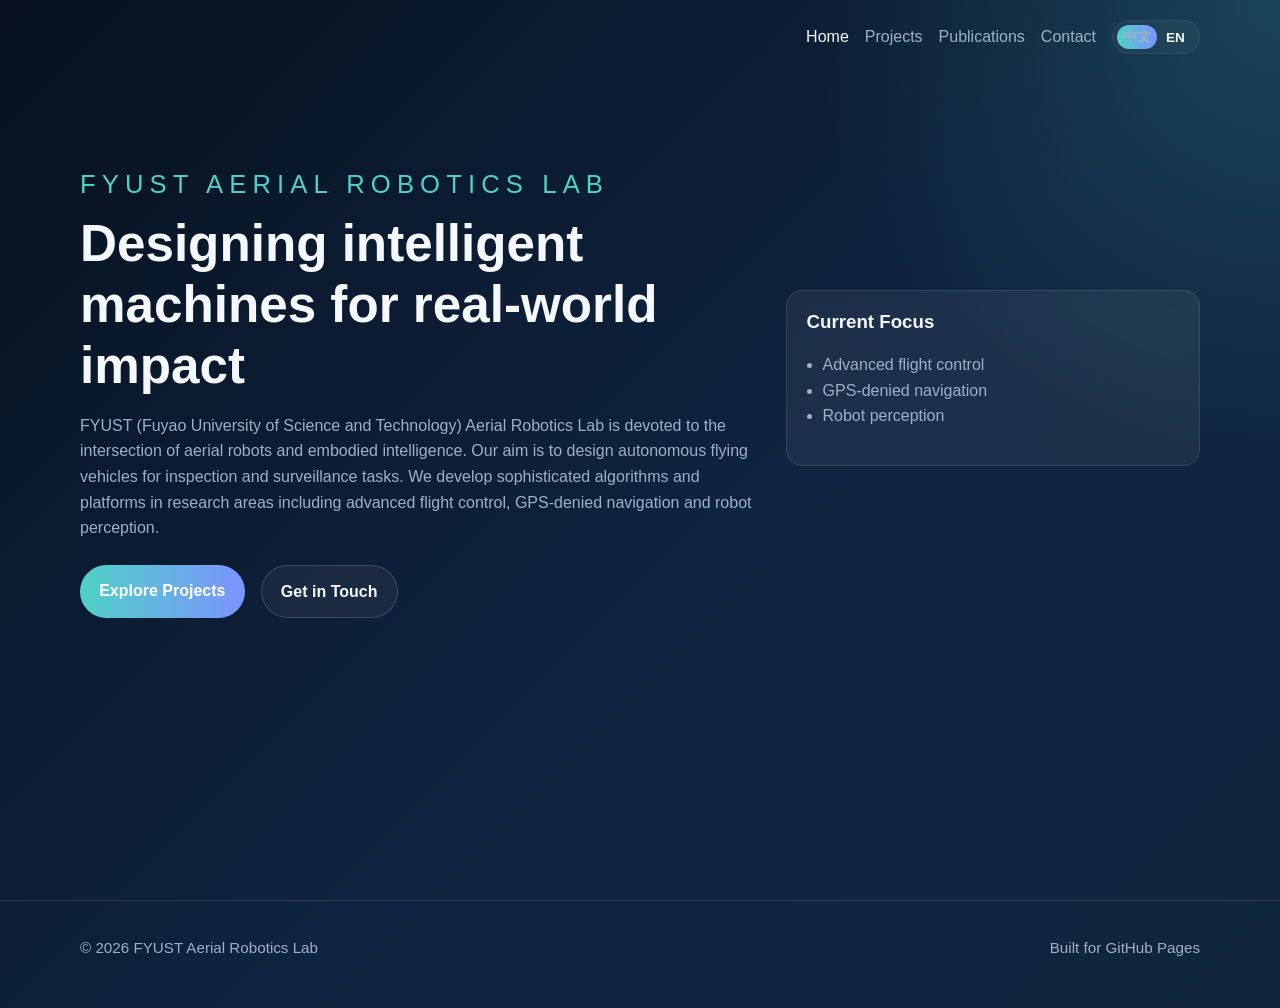
<file: index.html>
<!DOCTYPE html>
<html lang="en">
  <head>
    <meta charset="UTF-8" />
    <meta name="viewport" content="width=device-width, initial-scale=1.0" />
    <meta
      name="description"
      content="FYUST Aerial Robotics Lab website showcasing research, projects, and team activities."
    />
    <title>Home | FYUST Aerial Robotics Lab</title>
    <link rel="stylesheet" href="styles.css" />
  </head>
  <body>
    <header class="hero">
      <nav class="nav container">
        <a href="index.html" class="brand"></a>
        <div class="nav-links">
          <a href="index.html" class="active" data-en="index.html" data-zh="index.html">Home</a>
          <a href="projects.html" data-en="projects.html" data-zh="zh/projects.html">Projects</a>
          <a href="publications.html" data-en="publications.html" data-zh="zh/publications.html">Publications</a>
          <a href="contact.html" data-en="contact.html" data-zh="zh/contact.html">Contact</a>
          <button id="lang-switch" class="lang-toggle" aria-label="Switch language" aria-pressed="false">
            <span class="lang-option lang-zh">中文</span>
            <span class="lang-option lang-en">EN</span>
            <span class="lang-knob" aria-hidden="true"></span>
          </button>
        </div>
      </nav>

      <div class="container hero-content" id="top">
        <div>
          <p class="eyebrow-large" data-i18n="eyebrow">FYUST Aerial Robotics Lab</p>
          <h1 data-i18n="heroTitle">Designing intelligent machines for real-world impact.</h1>
          <p class="hero-text" data-i18n="heroText">
          FYUST (Fuyao University of Science and Technology) Aerial Robotics Lab is devoted to the intersection of aerial robots and embodied intelligence. Our aim 
          is to design autonomous flying vehicles for inspection and surveillance tasks. We develop sophisticated algorithms 
          and platforms in research areas including advanced flight control, GPS-denied navigation and robot perception.
          </p>
          <div class="hero-actions">
            <a class="btn btn-primary" href="projects.html" data-i18n="btnExplore" data-en="projects.html" data-zh="zh/projects.html">Explore Projects</a>
            <a class="btn btn-secondary" href="contact.html" data-i18n="btnContact" data-en="contact.html" data-zh="zh/contact.html">Get in Touch</a>
          </div>
        </div>
        <div class="hero-card">
          <h3 data-i18n="heroCardTitle">Current Focus</h3>
          <ul>
            <li data-i18n="focus1">Advanced flight control</li>
            <li data-i18n="focus2">GPS-denied navigation</li>
            <li data-i18n="focus3">Robot perception</li>
          </ul>
        </div>
      </div>
    </header>

    <!--
    <main>
      <section class="section container">
        <div class="section-heading">
          <p class="eyebrow">About the Lab</p>
        </div>
        <p class="section-text">
          The FYUST Aerial Robotics Lab is devoted to the intersection of aerial robots and embodied intelligence. Our aim 
          is to design autonomous flying vehicles for inspection and surveillance tasks. We develop sophisticated algorithms 
          and platforms in research areas including advanced flight control, GPS-denied navigation and perception.
        </p>
      </section>

      <section class="section section-alt">
        <div class="container">
          <div class="section-heading">
            <p class="eyebrow">Research Areas</p>
            <h2>What we study</h2>
          </div>
          <div class="card-grid">
            <article class="card">
              <h3>Autonomous Systems</h3>
              <p>Navigation, localization, and planning for mobile robots operating in dynamic environments.</p>
            </article>
            <article class="card">
              <h3>Computer Vision</h3>
              <p>Scene understanding, object recognition, and vision-based control for real-time applications.</p>
            </article>
            <article class="card">
              <h3>Human-Robot Interaction</h3>
              <p>Safe and intuitive interfaces that support collaboration between people and machines.</p>
            </article>
          </div>
        </div>
      </section>
    </main>
    -->


    <footer class="footer">
      <div class="container footer-content">
        <p>© 2026 FYUST Aerial Robotics Lab</p>
        <p>Built for GitHub Pages</p>
      </div>
    </footer>

    <script src="script.js"></script>
  </body>
</html>
</file>
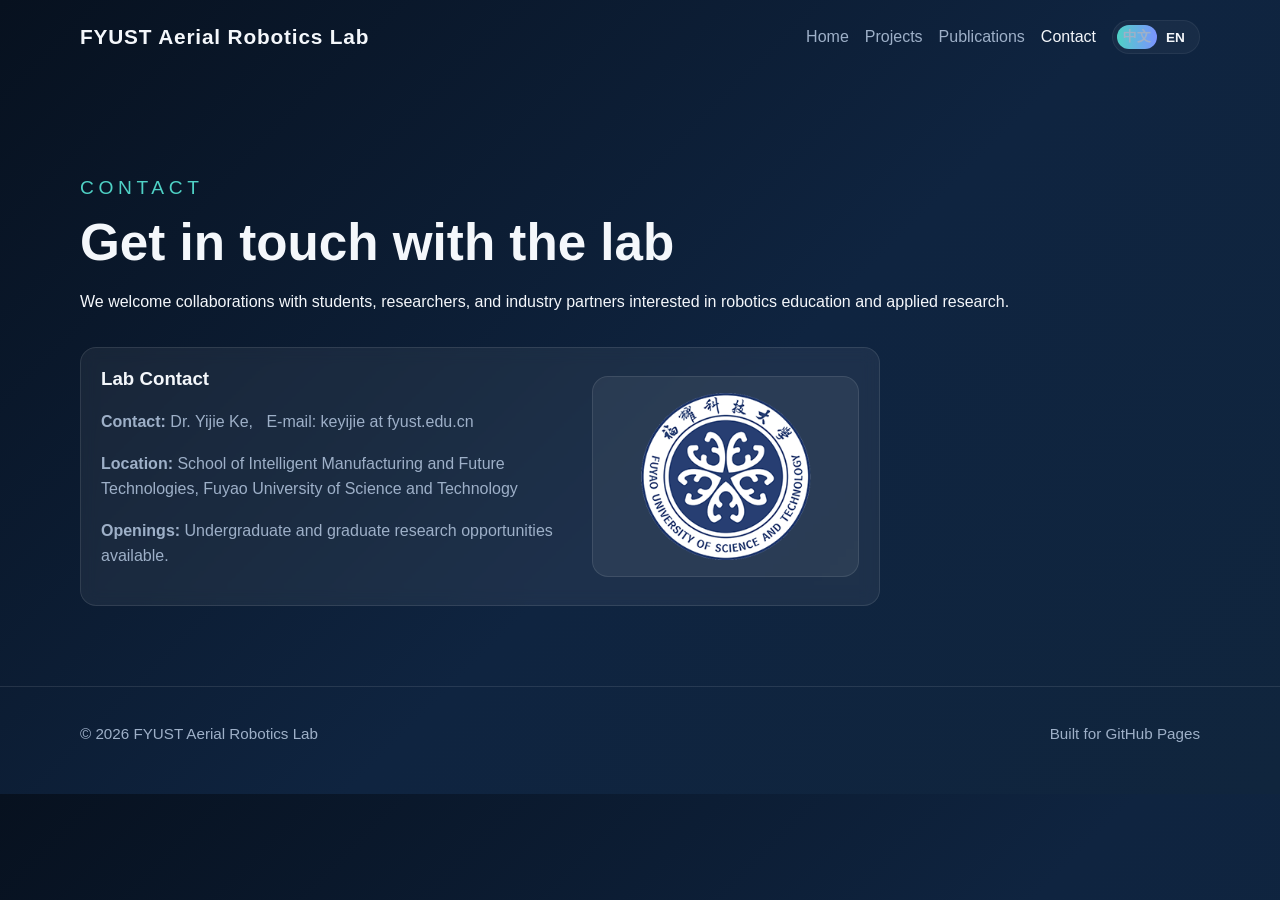
<file: contact.html>
<!DOCTYPE html>
<html lang="en">
  <head>
    <meta charset="UTF-8" />
    <meta name="viewport" content="width=device-width, initial-scale=1.0" />
    <title>Contact | FYUST Aerial Robotics Lab</title>
    <link rel="stylesheet" href="styles.css" />
  </head>
  <body>
    <header class="site-header">
      <nav class="nav container">
        <a href="index.html" class="brand">FYUST Aerial Robotics Lab</a>
        <div class="nav-links">
          <a href="index.html">Home</a>
          <a href="projects.html">Projects</a>
          <a href="publications.html">Publications</a>
          <a href="contact.html" class="active">Contact</a>
          <button id="lang-switch" class="lang-toggle" aria-label="Switch language" aria-pressed="false" data-en-href="contact.html" data-zh-href="zh/contact.html">
            <span class="lang-option lang-zh">中文</span>
            <span class="lang-option lang-en">EN</span>
            <span class="lang-knob" aria-hidden="true"></span>
          </button>
        </div>
      </nav>
    </header>

    <main class="page-content container">
      <section class="page-intro">
        <p class="eyebrow">Contact</p>
        <h1>Get in touch with the lab</h1>
        <p>
          We welcome collaborations with students, researchers, and industry partners interested in
          robotics education and applied research.
        </p>
      </section>

      <section class="card contact-card">
        <div class="contact-layout">
          <div class="contact-info">
            <h3>Lab Contact</h3>
            <p><strong>Contact:</strong> Dr. Yijie Ke, &nbsp  E-mail: keyijie at fyust.edu.cn</p>
            <p><strong>Location:</strong> School of Intelligent Manufacturing and Future Technologies, Fuyao University of Science and Technology</p>
            <p><strong>Openings:</strong> Undergraduate and graduate research opportunities available.</p>
          </div>
          <figure class="logo-figure">
            <img src="assets/fyust-logo.png" alt="Fuyao University of Science and Technology logo" />
          </figure>
        </div>
      </section>
    </main>

    <footer class="footer">
      <div class="container footer-content">
        <p>© 2026 FYUST Aerial Robotics Lab</p>
        <p>Built for GitHub Pages</p>
      </div>
    </footer>

    <script src="script.js"></script>
  </body>
</html>
</file>
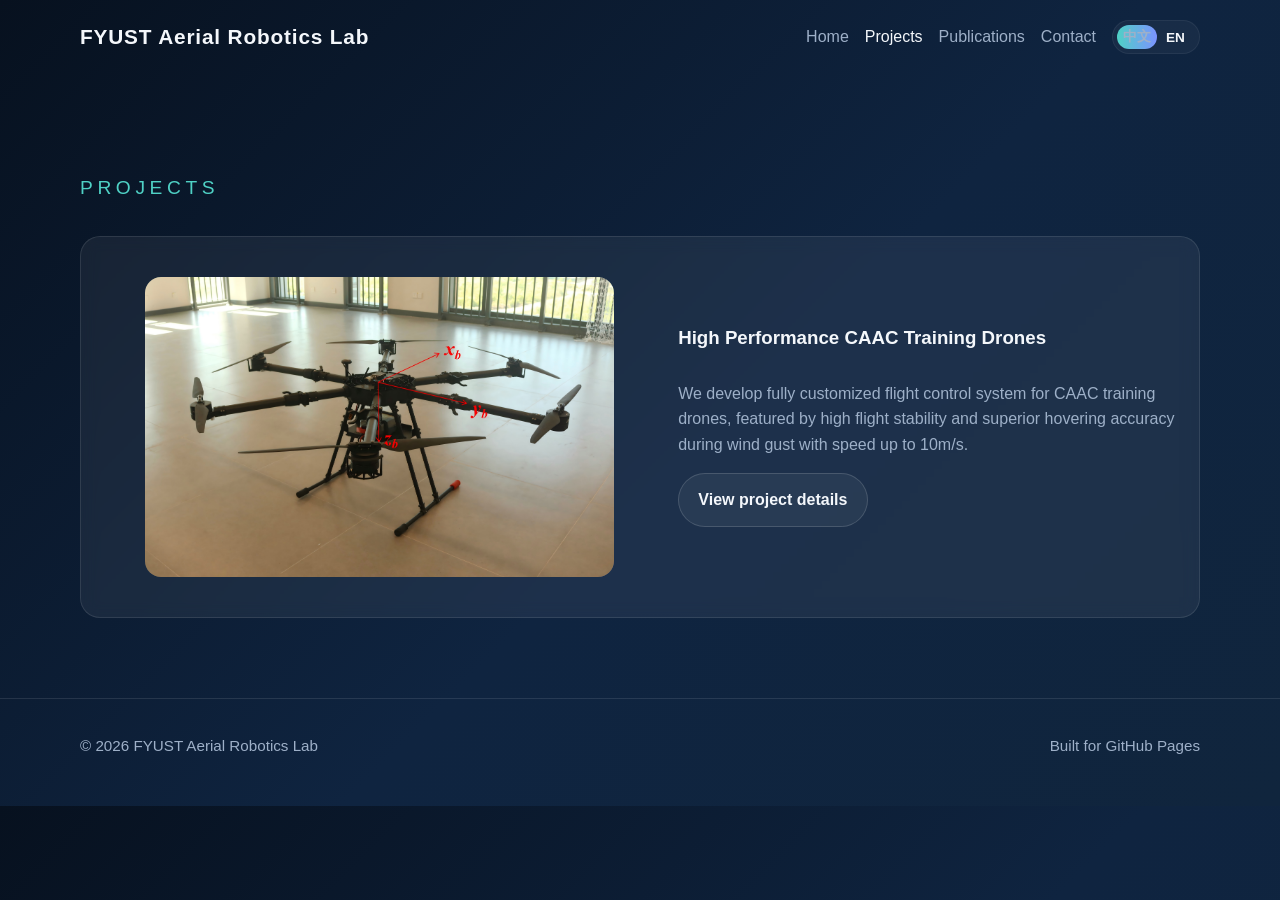
<file: projects.html>
<!DOCTYPE html>
<html lang="en">
  <head>
    <meta charset="UTF-8" />
    <meta name="viewport" content="width=device-width, initial-scale=1.0" />
    <title>Projects | FYUST Aerial Robotics Lab</title>
    <link rel="stylesheet" href="styles.css" />
  </head>
  <body>
    <header class="site-header">
      <nav class="nav container">
        <a href="index.html" class="brand">FYUST Aerial Robotics Lab</a>
        <div class="nav-links">
          <a href="index.html">Home</a>
          <a href="projects.html" class="active">Projects</a>
          <a href="publications.html">Publications</a>
          <a href="contact.html">Contact</a>
          <button id="lang-switch" class="lang-toggle" aria-label="Switch language" aria-pressed="false" data-en-href="projects.html" data-zh-href="zh/projects.html">
            <span class="lang-option lang-zh">中文</span>
            <span class="lang-option lang-en">EN</span>
            <span class="lang-knob" aria-hidden="true"></span>
          </button>
        </div>
      </nav>
    </header>

    <main class="page-content container">
      <section class="page-intro">
        <p class="eyebrow">Projects</p>
        <!--h1>Research and engineering projects</h1-->
      </section>

      <section class="projects-list">
        <article class="project-item">
          <figure class="project-media">
            <img src="assets/caac_platform.png" alt="CAAC Training Drone" />
          </figure>
          <div class="project-content">
            <h3>High Performance CAAC Training Drones</h3>
            <p> We develop fully customized flight control system for CAAC training drones, featured by high flight stability and superior
              hovering accuracy during wind gust with speed up to 10m/s. </p>
            <a class="btn btn-secondary project-link" href="projects/project-caac-drone.html">View project details</a>
          </div>
        </article>

        <!--  
        <article class="project-item reverse">
          <figure class="project-media">
            <img src="assets/manipulation-study.svg" alt="Illustration of a robotic arm assisting a person" />
          </figure>
          <div class="project-content">
            <h3>Assistive Manipulation Study</h3>
            <p>Vision-guided manipulation for human-centered assistance and everyday support tasks.</p>
            <a class="btn btn-secondary project-link" href="project-assistive-manipulation-study.html">View project details</a>
          </div>
        </article>
        -->
      </section>
    </main>

    <footer class="footer">
      <div class="container footer-content">
        <p>© 2026 FYUST Aerial Robotics Lab</p>
        <p>Built for GitHub Pages</p>
      </div>
    </footer>

    <script src="script.js"></script>
  </body>
</html>
</file>
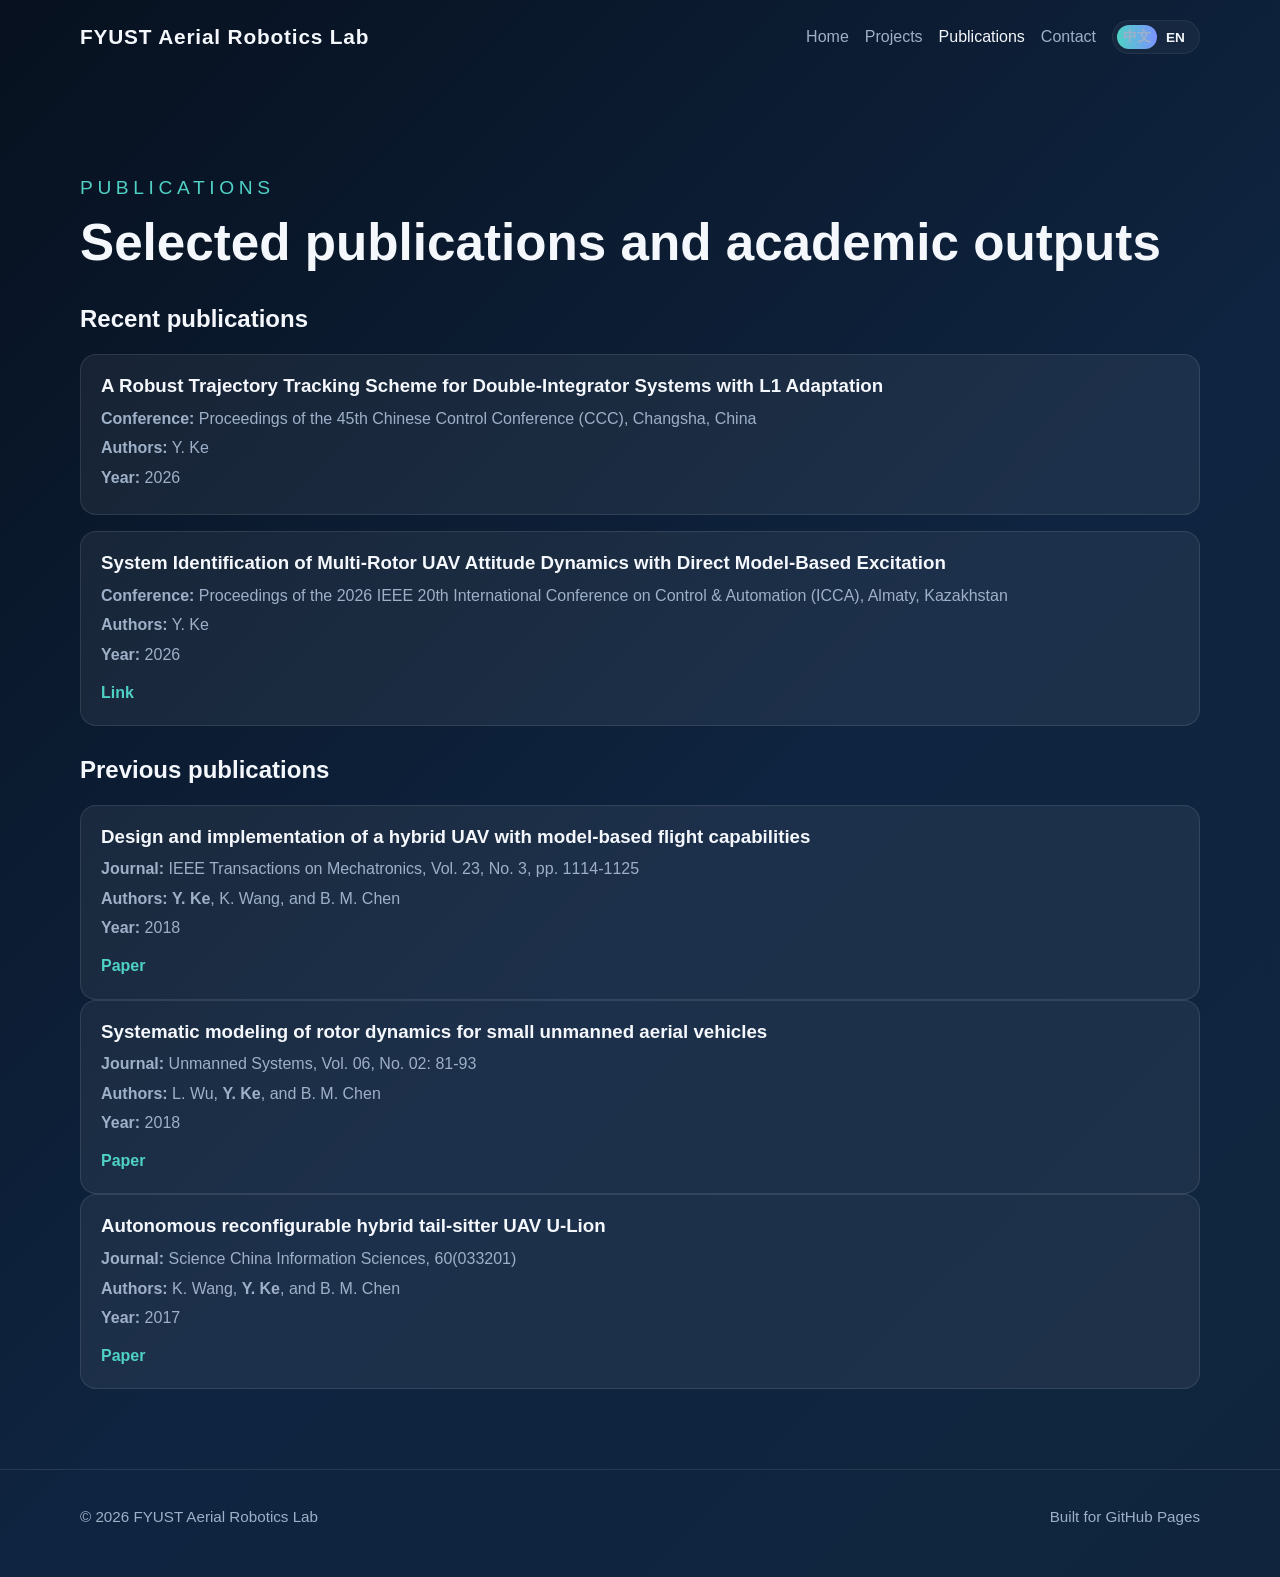
<file: publications.html>
<!DOCTYPE html>
<html lang="en">
  <head>
    <meta charset="UTF-8" />
    <meta name="viewport" content="width=device-width, initial-scale=1.0" />
    <title>Publications | FYUST Robotics Lab</title>
    <link rel="stylesheet" href="styles.css" />
  </head>
  <body>
    <header class="site-header">
      <nav class="nav container">
        <a href="index.html" class="brand">FYUST Aerial Robotics Lab</a>
        <div class="nav-links">
          <a href="index.html">Home</a>
          <a href="projects.html">Projects</a>
          <a href="publications.html" class="active">Publications</a>
          <a href="contact.html">Contact</a>
          <button id="lang-switch" class="lang-toggle" aria-label="Switch language" aria-pressed="false" data-en-href="publications.html" data-zh-href="zh/publications.html">
            <span class="lang-option lang-zh">中文</span>
            <span class="lang-option lang-en">EN</span>
            <span class="lang-knob" aria-hidden="true"></span>
          </button>
        </div>
      </nav>
    </header>

    <main class="page-content container">
      <section class="page-intro">
        <p class="eyebrow">Publications</p>
        <h1>Selected publications and academic outputs</h1>
      </section>

      <!-- Publications Section -->
      <section class="publication-list-section" aria-labelledby="publications-heading">
        <h2 id="publications-heading">Recent publications</h2>
        <div class="publication-list">
            <article class="publication-item">
            <h3>A Robust Trajectory Tracking Scheme for Double-Integrator Systems with L1 Adaptation</h3>
            <p><strong>Conference:</strong> Proceedings of the 45th Chinese Control Conference (CCC), Changsha, China</p>
            <p><strong>Authors:</strong> Y. Ke</p>
            <p><strong>Year:</strong> 2026</p>
            <!--
            <div class="publication-links">
              <a href="#" target="_blank" rel="noopener noreferrer">Paper</a>
            </div>
            -->
          </article>

          <article class="publication-item">
            <h3>System Identification of Multi-Rotor UAV Attitude Dynamics with Direct Model-Based Excitation</h3>
            <p><strong>Conference:</strong> Proceedings of the 2026 IEEE 20th International Conference on Control & Automation (ICCA), Almaty, Kazakhstan</p>
            <p><strong>Authors:</strong> Y. Ke</p>
            <p><strong>Year:</strong> 2026</p>
            <div class="publication-links">
              <a href="https://ieeexplore.ieee.org/document/11618129" target="_blank" rel="noopener noreferrer">Link</a>
            </div>
          </article>
        </div>

        <p style="margin-bottom: 30px;"></p>
        <h2 id="publications-heading">Previous publications</h2>

          <article class="publication-item">
            <h3>Design and implementation of a hybrid UAV with model-based ﬂight capabilities</h3>
            <p><strong>Journal:</strong> IEEE Transactions on Mechatronics, Vol. 23, No. 3, pp. 1114-1125</p>
            <p><strong>Authors:</strong> <b>Y. Ke</b>, K. Wang, and B. M. Chen</p>
            <p><strong>Year:</strong> 2018</p>
            <div class="publication-links">
              <a href="uploads/2018-TM.pdf" target="_blank" rel="noopener noreferrer">Paper</a>
            </div>
          </article>

          <article class="publication-item">
            <h3>Systematic modeling of rotor dynamics for small unmanned aerial vehicles</h3>
            <p><strong>Journal:</strong> Unmanned Systems, Vol. 06, No. 02: 81-93 </p>
            <p><strong>Authors:</strong> L. Wu, <b>Y. Ke</b>, and B. M. Chen</p>
            <p><strong>Year:</strong> 2018</p>
            <div class="publication-links">
              <a href="uploads/2018-US-Ke.pdf" target="_blank" rel="noopener noreferrer">Paper</a>
            </div>
          </article>

          <article class="publication-item">
            <h3>Autonomous reconﬁgurable hybrid tail-sitter UAV U-Lion</h3>
            <p><strong>Journal:</strong> Science China Information Sciences, 60(033201) </p>
            <p><strong>Authors:</strong> K. Wang, <b>Y. Ke</b>, and B. M. Chen</p>
            <p><strong>Year:</strong> 2017</p>
            <div class="publication-links">
              <a href="uploads/2017-SciCN.pdf" target="_blank" rel="noopener noreferrer">Paper</a>
            </div>
          </article>

      </section>
    </main>

    <footer class="footer">
      <div class="container footer-content">
        <p>© 2026 FYUST Aerial Robotics Lab</p>
        <p>Built for GitHub Pages</p>
      </div>
    </footer>

    <script src="script.js"></script>
  </body>
</html>
</file>
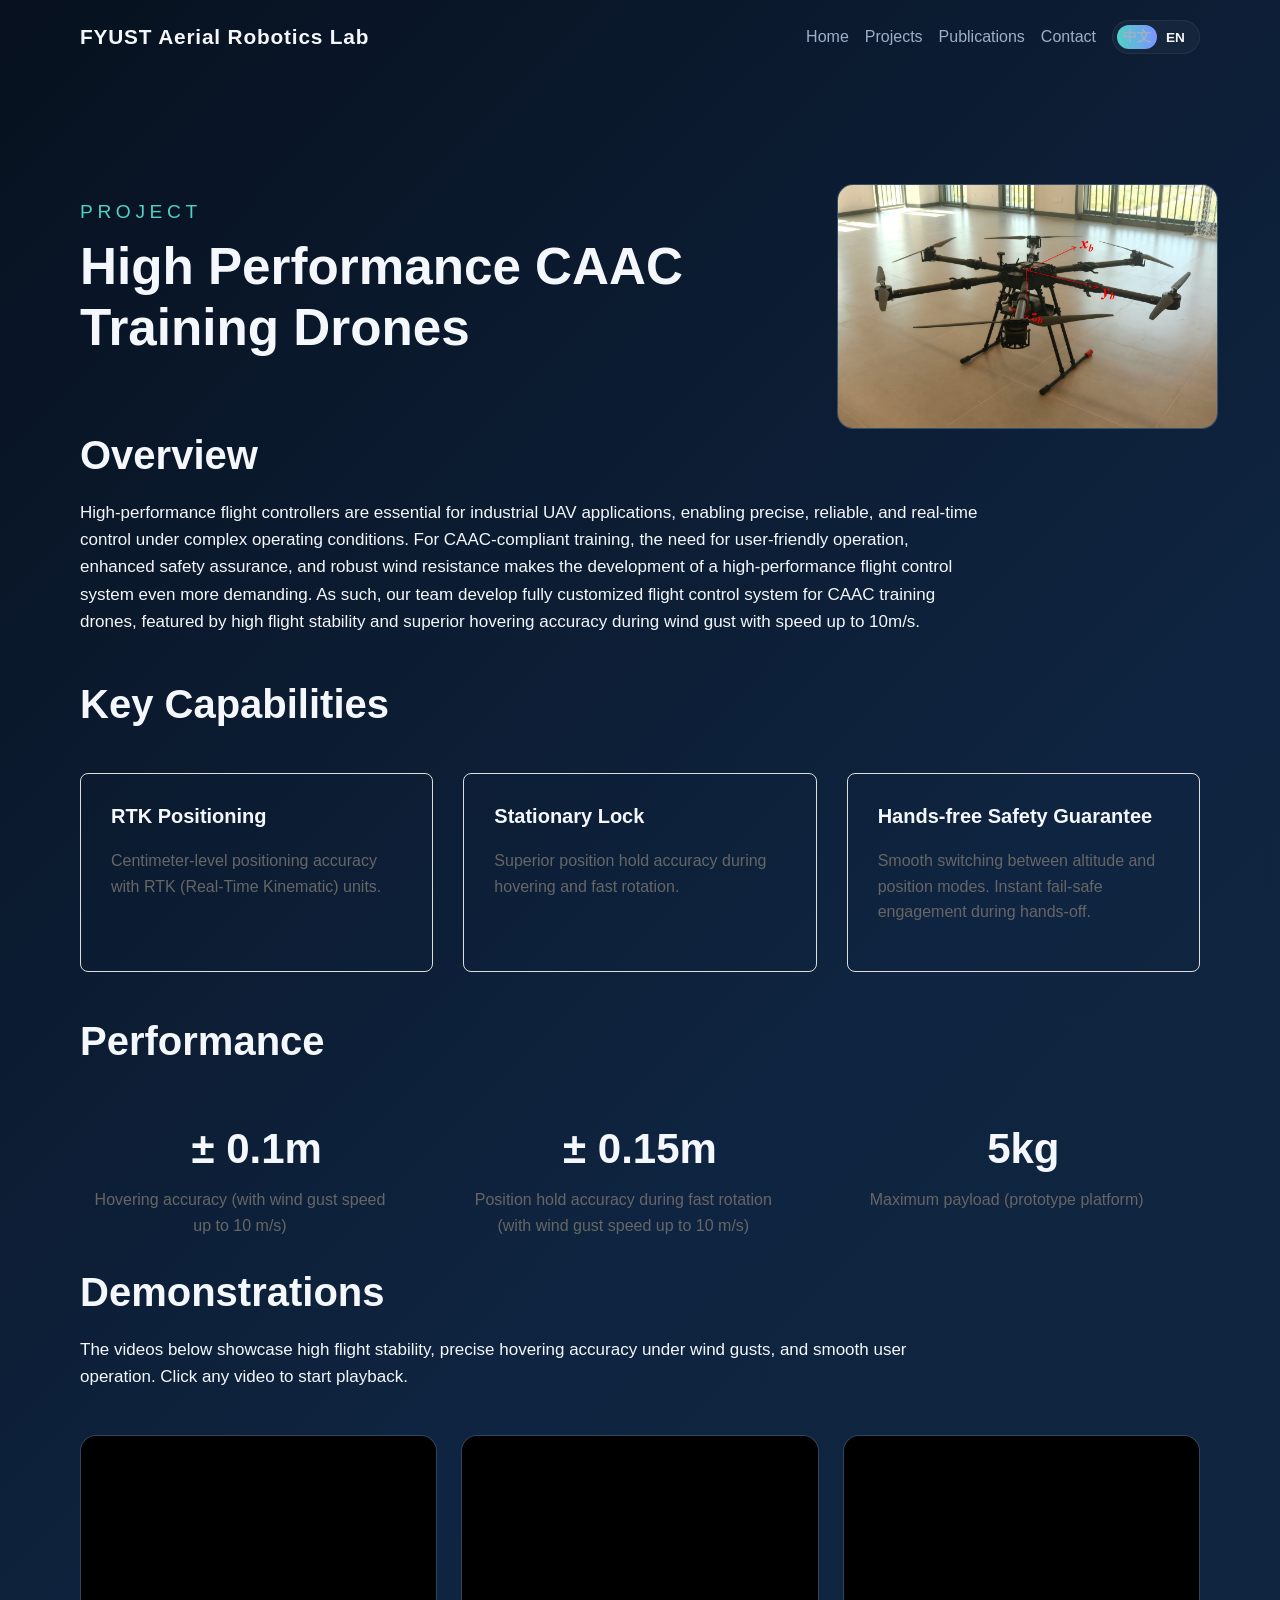
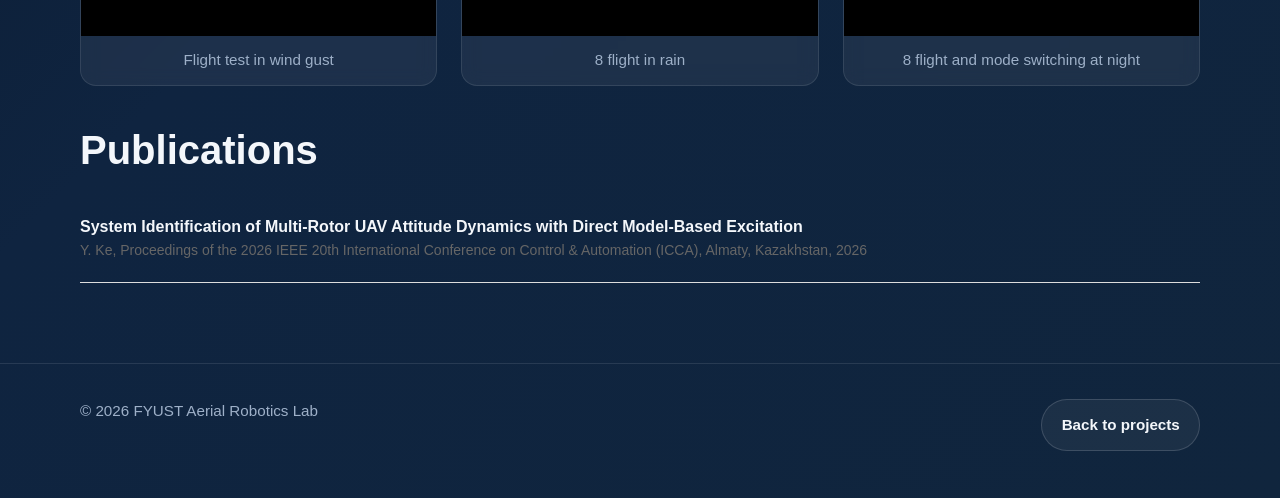
<file: projects/project-caac-drone.html>
<!DOCTYPE html>
<html lang="en">
  <head>
    <meta charset="UTF-8" />
    <meta name="viewport" content="width=device-width, initial-scale=1.0" />
    <title>High Performance CAAC Training Drones | FYUST Aerial Robotics Lab</title>
    <link rel="stylesheet" href="../styles.css" />
  </head>
  <body>
    <header class="site-header">
      <nav class="nav container">
        <a href="../index.html" class="brand">FYUST Aerial Robotics Lab</a>
        <div class="nav-links">
          <a href="../index.html">Home</a>
          <a href="../projects.html">Projects</a>
          <a href="../publications.html">Publications</a>
          <a href="../contact.html">Contact</a>
          <button id="lang-switch" class="lang-toggle" aria-label="Switch language" aria-pressed="false" data-en-href="../projects/project-caac-drone.html" data-zh-href="../zh/projects/project-caac-drone.html">
            <span class="lang-option lang-zh">中文</span>
            <span class="lang-option lang-en">EN</span>
            <span class="lang-knob" aria-hidden="true"></span>
          </button>
        </div>
      </nav>
    </header>

    <main class="page-content container">
      <section class="page-intro intro-layout">
        <div class="intro-copy">
          <p class="eyebrow">Project</p>
          <h1>High Performance CAAC Training Drones</h1>
        </div>

        <figure class="intro-product-figure">
          <img src="../assets/caac_platform.png" alt="CAAC training drone platform" />
        </figure>
      </section>

        <!--Overview section-->
        <h2 class="project-content-section-title">
            Overview
        </h2>
        <p class="project-content-section-description">
            High-performance flight controllers are essential for industrial UAV applications, 
            enabling precise, reliable, and real-time control under complex operating conditions.
            For CAAC-compliant training, the need for user-friendly operation, enhanced safety 
            assurance, and robust wind resistance makes the development of a high-performance flight 
            control system even more demanding. As such, our team develop fully customized flight control 
            system for CAAC training drones, featured by high flight stability and superior hovering 
            accuracy during wind gust with speed up to 10m/s.
        </p>

        <!--Key capabilities section-->
        <h2 class="project-content-section-title">
            Key Capabilities
        </h2>

       <div class="features">
            <div class="feature">
                <h3>RTK Positioning</h3>
                <p>
                    Centimeter-level positioning accuracy with RTK (Real-Time Kinematic) units.
                </p>
            </div>

            <div class="feature">
                <h3>Stationary Lock</h3>
                <p>
                    Superior position hold accuracy during hovering and fast rotation.
                </p>
            </div>

            <div class="feature">
                <h3>Hands-free Safety Guarantee</h3>
                <p>
                    Smooth switching between altitude and position modes. Instant fail-safe engagement during hands-off.
                </p>
            </div>
        </div>

        <!--Performance section-->
        <h2 class="project-content-section-title">
            Performance
        </h2>

        <div class="metrics">
            <div class="metric">
                <div class="metric-value">
                    ± 0.1m
                </div>

                <div class="metric-label">
                    Hovering accuracy
                    (with wind gust speed up to 10 m/s)
                </div>
            </div>

            <div class="metric">
                <div class="metric-value">
                    ± 0.15m
                </div>
                <div class="metric-label">
                    Position hold accuracy during fast rotation (with wind gust speed up to 10 m/s)
                </div>
            </div>

            <div class="metric">
                <div class="metric-value">
                    5kg
                </div>
                <div class="metric-label">
                    Maximum payload (prototype platform)
                </div>
            </div>

        </div>


        <!--Demonstration section-->
        <h2 class="project-content-section-title">
            Demonstrations
        </h2>

        <p class="project-content-section-description">
            The videos below showcase high flight stability, precise hovering accuracy under wind gusts, and
            smooth user operation. Click any video to start playback.
        </p>

        <div class="demo-videos-grid">
            <figure class="demo-video-card">
                <iframe src="https://player.bilibili.com/player.html?isOutside=true&aid=117131408641207&bvid=BV1ug8u6pEnS&cid=41117025306&p=1" scrolling="no" border="0" frameborder="no" framespacing="0" allowfullscreen="true" title="抗风飞行演示"></iframe>
                <figcaption class="demo-video-caption">Flight test in wind gust</figcaption>
            </figure>

            <figure class="demo-video-card">
                <iframe src="https://player.bilibili.com/player.html?isOutside=true&aid=117131928799282&bvid=BV1wP8M6BEAy&cid=41120238270&p=1"  scrolling="no" border="0" frameborder="no" framespacing="0" allowfullscreen="true" title="雨中八字飞行"></iframe>
                <figcaption class="demo-video-caption">8 flight in rain</figcaption>
            </figure>

            <figure class="demo-video-card">
                <iframe src="https://player.bilibili.com/player.html?isOutside=true&aid=117131995776203&bvid=BV1Gp8M6sEkd&cid=41120763668&p=1"  scrolling="no" border="0" frameborder="no" framespacing="0" allowfullscreen="true" title="夜间飞行测试"></iframe>
                <figcaption class="demo-video-caption">8 flight and mode switching at night</figcaption>
            </figure>
        </div>


        <!--Publication section-->
        <h2 class="project-content-section-title">
            Publications
        </h2>

        <div class="publication">
            <div class="publication-title">
                System Identification of Multi-Rotor UAV Attitude Dynamics with Direct Model-Based Excitation
            </div>
            <div class="publication-meta">
                Y. Ke, 
                Proceedings of the 2026 IEEE 20th International Conference on Control & Automation (ICCA), Almaty, Kazakhstan, 2026
            </div>
        </div>

    </main>

    <footer class="footer">
      <div class="container footer-content">
        <p>© 2026 FYUST Aerial Robotics Lab</p>
        <p><a href="../projects.html" class="btn btn-secondary">Back to projects</a></p>
      </div>
    </footer>

    <script src="../script.js"></script>
  </body>
</html>
</file>
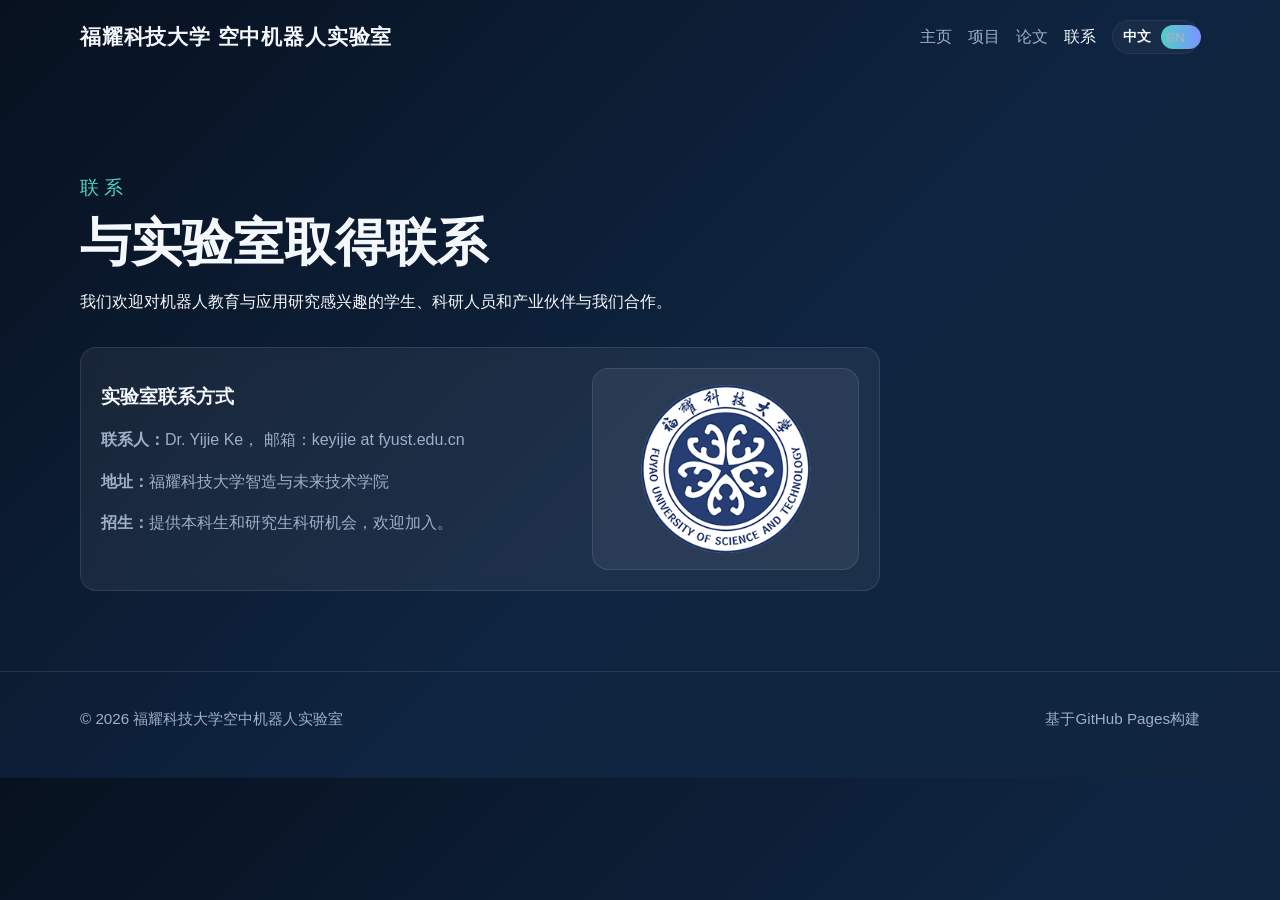
<file: zh/contact.html>
<!DOCTYPE html>
<html lang="zh">
  <head>
    <meta charset="UTF-8" />
    <meta name="viewport" content="width=device-width, initial-scale=1.0" />
    <title>联系 | 福耀科技大学空中机器人实验室</title>
    <link rel="stylesheet" href="../styles.css" />
  </head>
  <body>
    <header class="site-header">
      <nav class="nav container">
        <a href="../index.html" class="brand">福耀科技大学 空中机器人实验室</a>
        <div class="nav-links">
          <a href="../index.html">主页</a>
          <a href="projects.html">项目</a>
          <a href="publications.html">论文</a>
          <a href="contact.html" class="active">联系</a>
          <button id="lang-switch" class="lang-toggle" aria-label="Switch language" aria-pressed="true" data-en-href="../contact.html" data-zh-href="contact.html">
            <span class="lang-option lang-zh">中文</span>
            <span class="lang-option lang-en">EN</span>
            <span class="lang-knob" aria-hidden="true"></span>
          </button>
        </div>
      </nav>
    </header>

    <main class="page-content container">
      <section class="page-intro">
        <p class="eyebrow">联系</p>
        <h1>与实验室取得联系</h1>
        <p>
          我们欢迎对机器人教育与应用研究感兴趣的学生、科研人员和产业伙伴与我们合作。
        </p>
      </section>

      <section class="card contact-card">
        <div class="contact-layout">
          <div class="contact-info">
            <h3>实验室联系方式</h3>
            <p><strong>联系人：</strong>Dr. Yijie Ke，&nbsp邮箱：keyijie at fyust.edu.cn</p>
            <p><strong>地址：</strong>福耀科技大学智造与未来技术学院</p>
            <p><strong>招生：</strong>提供本科生和研究生科研机会，欢迎加入。</p>
          </div>
          <figure class="logo-figure">
            <img src="../assets/fyust-logo.png" alt="福耀科技大学校徽" />
          </figure>
        </div>
      </section>
    </main>

    <footer class="footer">
      <div class="container footer-content">
        <p>© 2026 福耀科技大学空中机器人实验室</p>
        <p>基于GitHub Pages构建</p>
      </div>
    </footer>

    <script src="../script.js"></script>
  </body>
</html>
</file>
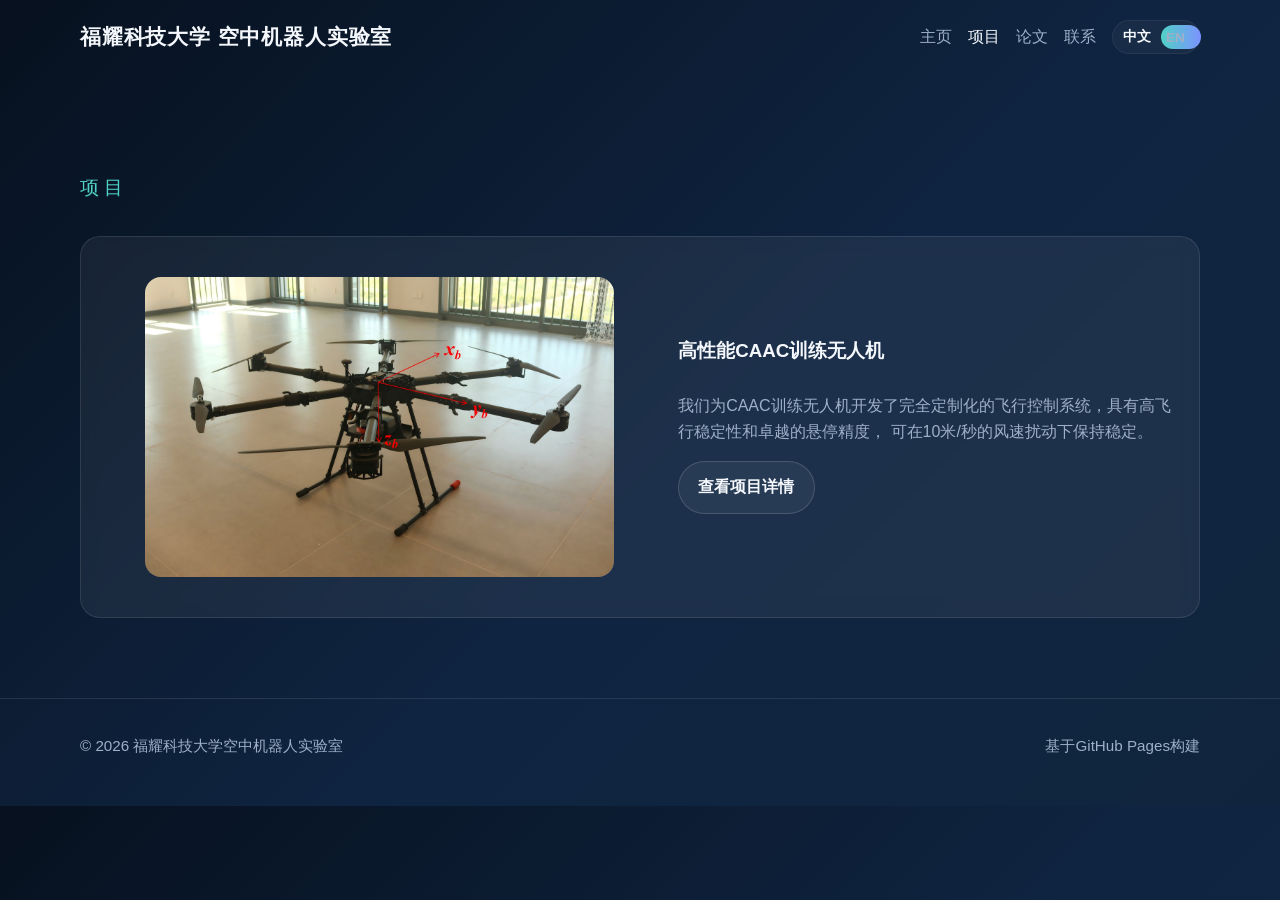
<file: zh/projects.html>
<!DOCTYPE html>
<html lang="zh">
  <head>
    <meta charset="UTF-8" />
    <meta name="viewport" content="width=device-width, initial-scale=1.0" />
    <title>项目 | 福耀科技大学空中机器人实验室</title>
    <link rel="stylesheet" href="../styles.css" />
  </head>
  <body>
    <header class="site-header">
      <nav class="nav container">
        <a href="../index.html" class="brand">福耀科技大学 空中机器人实验室</a>
        <div class="nav-links">
          <a href="../index.html">主页</a>
          <a href="projects.html" class="active">项目</a>
          <a href="publications.html">论文</a>
          <a href="contact.html">联系</a>
          <button id="lang-switch" class="lang-toggle" aria-label="Switch language" aria-pressed="true" data-en-href="../projects.html" data-zh-href="projects.html">
            <span class="lang-option lang-zh">中文</span>
            <span class="lang-option lang-en">EN</span>
            <span class="lang-knob" aria-hidden="true"></span>
          </button>
        </div>
      </nav>
    </header>

    <main class="page-content container">
      <section class="page-intro">
        <p class="eyebrow">项目</p>
        <!--h1>研究与工程项目</h1-->
      </section>

      <section class="projects-list">
        <article class="project-item">
          <figure class="project-media">
            <img src="../assets/caac_platform.png" alt="CAAC训练无人机" />
          </figure>
          <div class="project-content">
            <h3>高性能CAAC训练无人机</h3>
            <p>
              我们为CAAC训练无人机开发了完全定制化的飞行控制系统，具有高飞行稳定性和卓越的悬停精度，
              可在10米/秒的风速扰动下保持稳定。
            </p>
            <a class="btn btn-secondary project-link" href="projects/project-caac-drone.html">查看项目详情</a>
          </div>
        </article>

        <!--
        <article class="project-item reverse">
          <figure class="project-media">
            <img src="../assets/manipulation-study.svg" alt="Illustration of a robotic arm assisting a person" />
          </figure>
          <div class="project-content">
            <h3>辅助操控研究</h3>
            <p>用于以人为本的辅助与日常支持任务的视觉引导操控。</p>
            <a class="btn btn-secondary project-link" href="../project-assistive-manipulation-study.html">查看项目详情</a>
          </div>
        </article>
        -->
      </section>
    </main>

    <footer class="footer">
      <div class="container footer-content">
        <p>© 2026 福耀科技大学空中机器人实验室</p>
        <p>基于GitHub Pages构建</p>
      </div>
    </footer>

    <script src="../script.js"></script>
  </body>
</html>
</file>
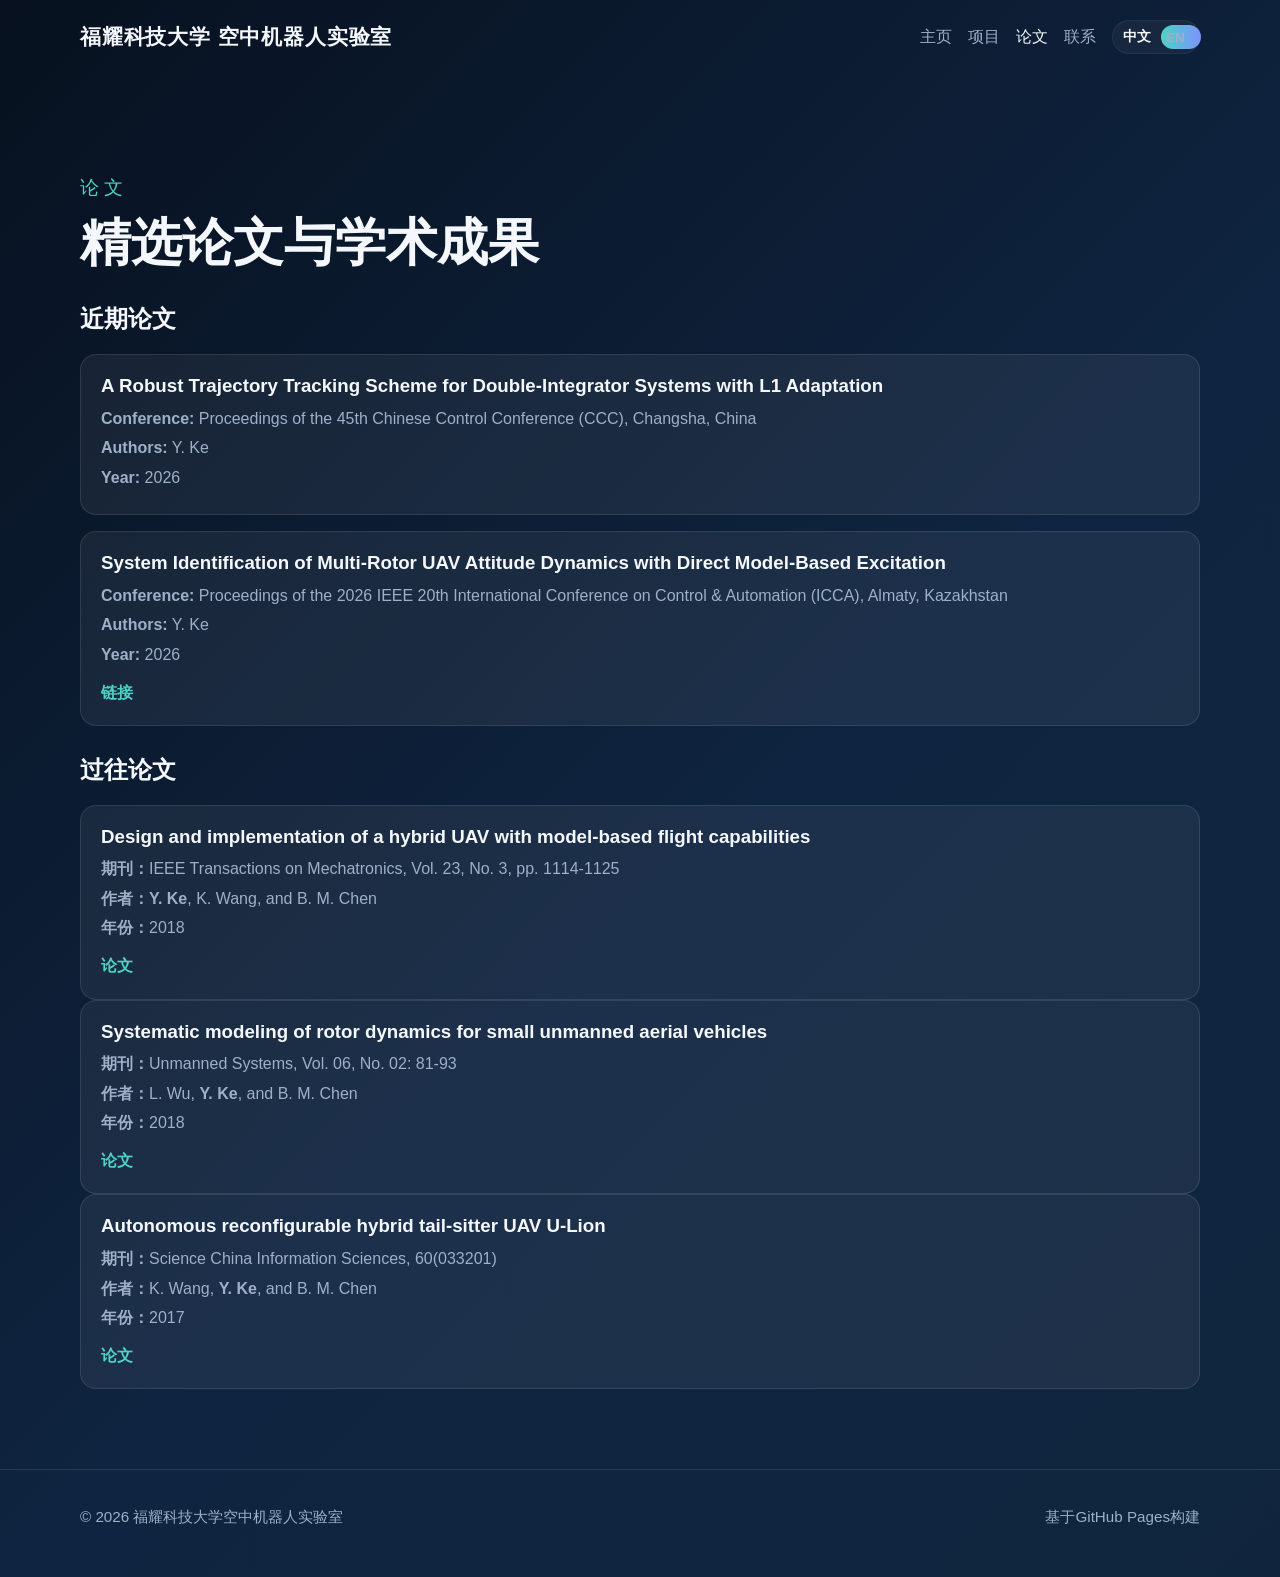
<file: zh/publications.html>
<!DOCTYPE html>
<html lang="zh">
  <head>
    <meta charset="UTF-8" />
    <meta name="viewport" content="width=device-width, initial-scale=1.0" />
    <title>论文 | 福耀科技大学机器人实验室</title>
    <link rel="stylesheet" href="../styles.css" />
  </head>
  <body>
    <header class="site-header">
      <nav class="nav container">
        <a href="../index.html" class="brand">福耀科技大学 空中机器人实验室</a>
        <div class="nav-links">
          <a href="../index.html">主页</a>
          <a href="projects.html">项目</a>
          <a href="publications.html" class="active">论文</a>
          <a href="contact.html">联系</a>
          <button id="lang-switch" class="lang-toggle" aria-label="Switch language" aria-pressed="true" data-en-href="../publications.html" data-zh-href="publications.html">
            <span class="lang-option lang-zh">中文</span>
            <span class="lang-option lang-en">EN</span>
            <span class="lang-knob" aria-hidden="true"></span>
          </button>
        </div>
      </nav>
    </header>

    <main class="page-content container">
      <section class="page-intro">
        <p class="eyebrow">论文</p>
        <h1>精选论文与学术成果</h1>
      </section>

      <!-- Publications Section -->
      <section class="publication-list-section" aria-labelledby="publications-heading">
        <h2 id="publications-heading">近期论文</h2>
        <div class="publication-list">
          <article class="publication-item">
            <h3>A Robust Trajectory Tracking Scheme for Double-Integrator Systems with L1 Adaptation</h3>
            <p><strong>Conference:</strong> Proceedings of the 45th Chinese Control Conference (CCC), Changsha, China</p>
            <p><strong>Authors:</strong> Y. Ke</p>
            <p><strong>Year:</strong> 2026</p>
            <!--
            <div class="publication-links">
              <a href="#" target="_blank" rel="noopener noreferrer">论文</a>
            </div>
            -->
          </article>

          <article class="publication-item">
            <h3>System Identification of Multi-Rotor UAV Attitude Dynamics with Direct Model-Based Excitation</h3>
            <p><strong>Conference:</strong> Proceedings of the 2026 IEEE 20th International Conference on Control & Automation (ICCA), Almaty, Kazakhstan</p>
            <p><strong>Authors:</strong> Y. Ke</p>
            <p><strong>Year:</strong> 2026</p>
            <div class="publication-links">
              <a href="https://ieeexplore.ieee.org/document/11618129" target="_blank" rel="noopener noreferrer">链接</a>
            </div>
          </article>
        </div>

        <p style="margin-bottom: 30px;"></p>
        <h2 id="publications-heading">过往论文</h2>

        <article class="publication-item">
          <h3>Design and implementation of a hybrid UAV with model-based ﬂight capabilities</h3>
          <p><strong>期刊：</strong>IEEE Transactions on Mechatronics, Vol. 23, No. 3, pp. 1114-1125</p>
          <p><strong>作者：</strong><b>Y. Ke</b>, K. Wang, and B. M. Chen</p>
          <p><strong>年份：</strong>2018</p>
          <div class="publication-links">
            <a href="../uploads/2018-TM.pdf" target="_blank" rel="noopener noreferrer">论文</a>
          </div>
        </article>

        <article class="publication-item">
          <h3>Systematic modeling of rotor dynamics for small unmanned aerial vehicles</h3>
          <p><strong>期刊：</strong>Unmanned Systems, Vol. 06, No. 02: 81-93</p>
          <p><strong>作者：</strong>L. Wu, <b>Y. Ke</b>, and B. M. Chen</p>
          <p><strong>年份：</strong>2018</p>
          <div class="publication-links">
            <a href="../uploads/2018-US-Ke.pdf" target="_blank" rel="noopener noreferrer">论文</a>
          </div>
        </article>

        <article class="publication-item">
          <h3>Autonomous reconﬁgurable hybrid tail-sitter UAV U-Lion</h3>
          <p><strong>期刊：</strong>Science China Information Sciences, 60(033201)</p>
          <p><strong>作者：</strong>K. Wang, <b>Y. Ke</b>, and B. M. Chen</p>
          <p><strong>年份：</strong>2017</p>
          <div class="publication-links">
            <a href="../uploads/2017-SciCN.pdf" target="_blank" rel="noopener noreferrer">论文</a>
          </div>
        </article>

      </section>
    </main>

    <footer class="footer">
      <div class="container footer-content">
        <p>© 2026 福耀科技大学空中机器人实验室</p>
        <p>基于GitHub Pages构建</p>
      </div>
    </footer>

    <script src="../script.js"></script>
  </body>
</html>
</file>
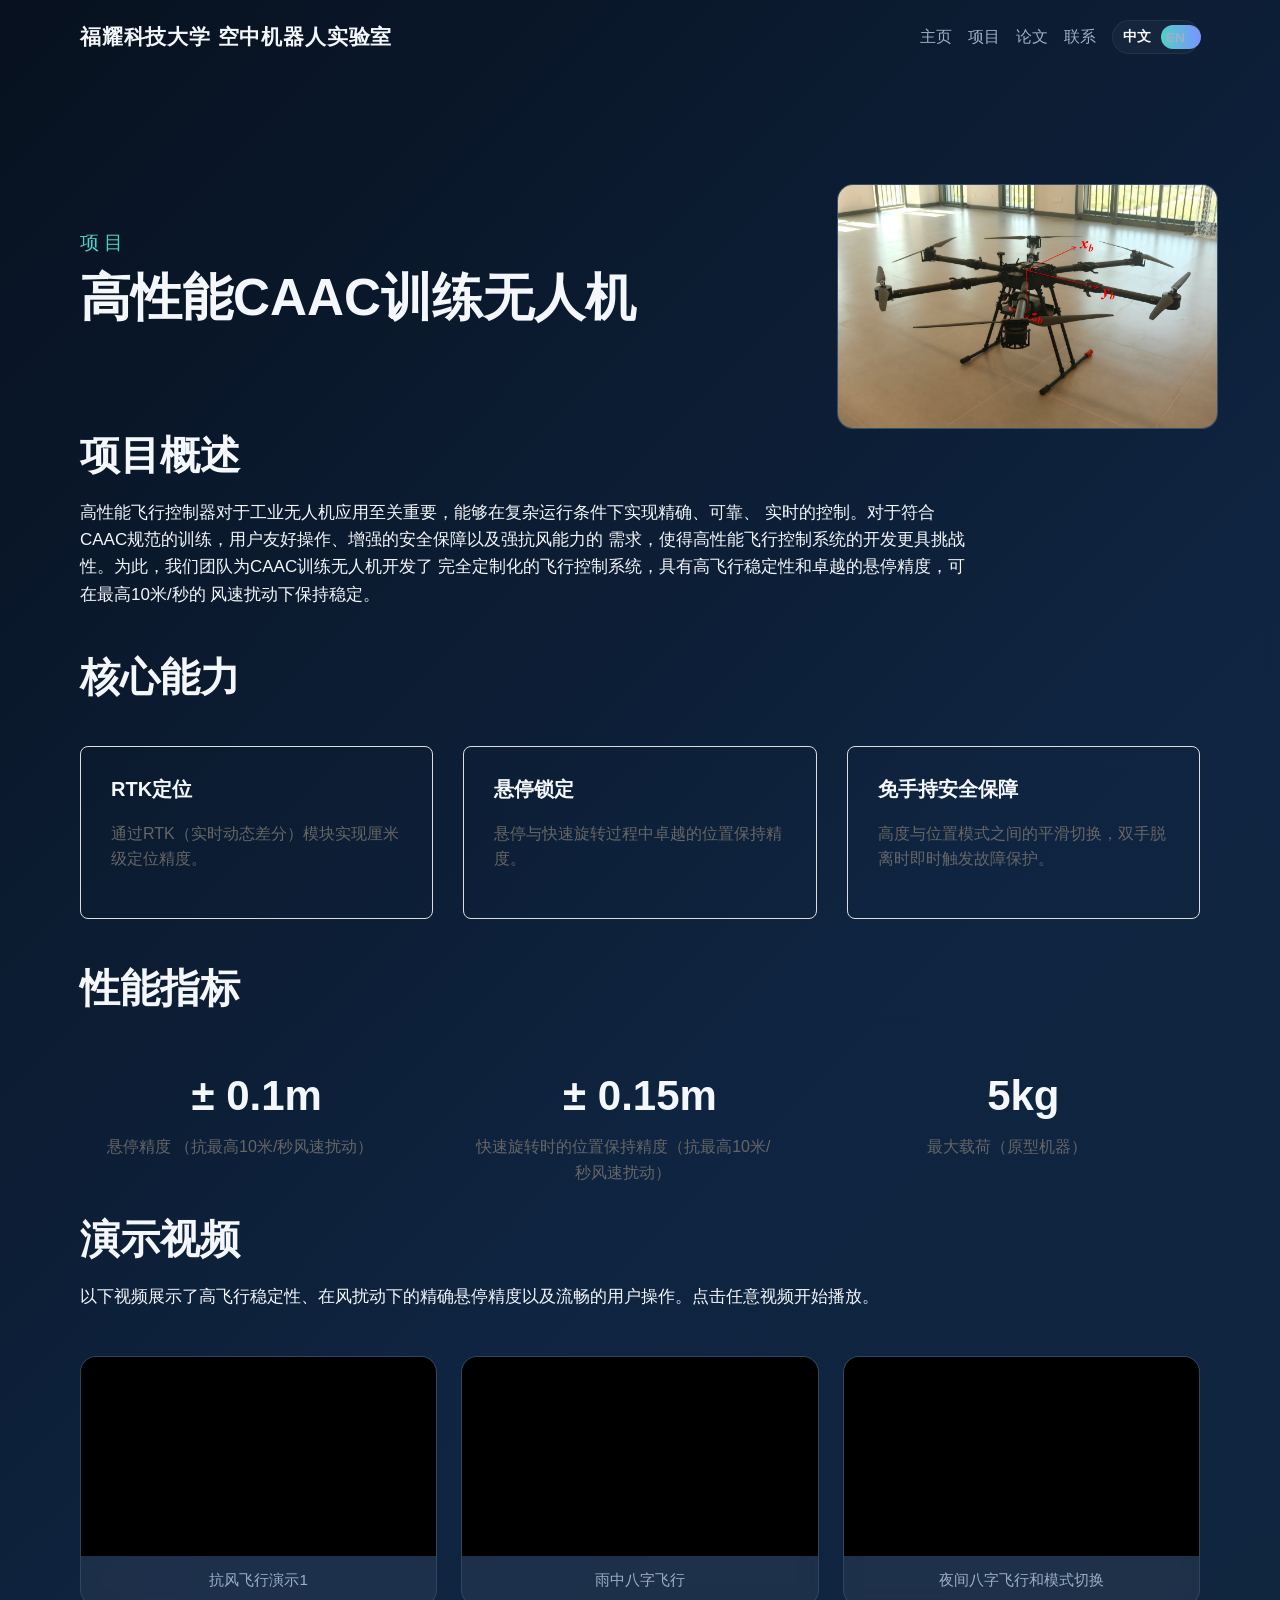
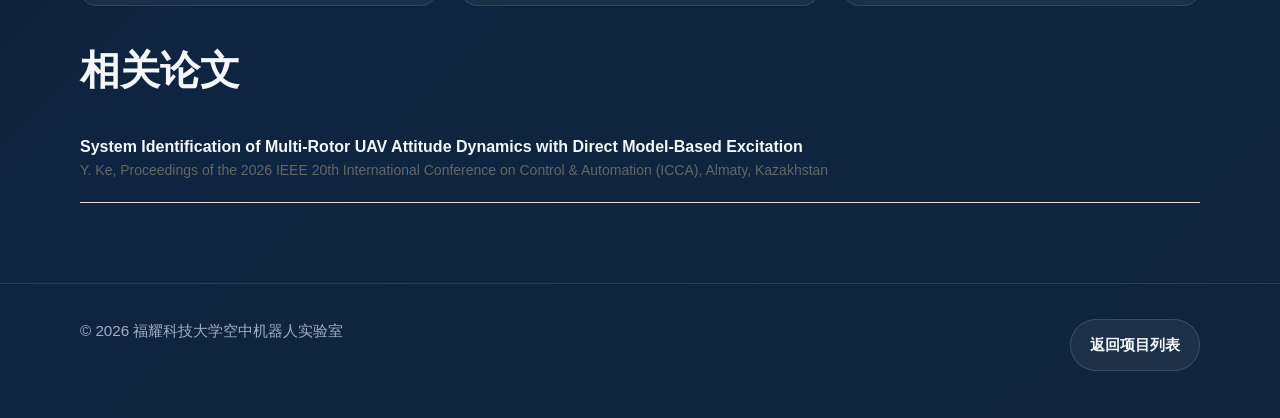
<file: zh/projects/project-caac-drone.html>
<!DOCTYPE html>
<html lang="zh">
  <head>
    <meta charset="UTF-8" />
    <meta name="viewport" content="width=device-width, initial-scale=1.0" />
    <title>高性能CAAC训练无人机 | 福耀科技大学空中机器人实验室</title>
    <link rel="stylesheet" href="../../styles.css" />
  </head>
  <body>
    <header class="site-header">
      <nav class="nav container">
        <a href="../../index.html" class="brand">福耀科技大学 空中机器人实验室</a>
        <div class="nav-links">
          <a href="../../index.html">主页</a>
          <a href="../projects.html">项目</a>
          <a href="../publications.html">论文</a>
          <a href="../contact.html">联系</a>
          <button id="lang-switch" class="lang-toggle" aria-label="Switch language" aria-pressed="true" data-en-href="../../projects/project-caac-drone.html" data-zh-href="projects/project-caac-drone.html">
            <span class="lang-option lang-zh">中文</span>
            <span class="lang-option lang-en">EN</span>
            <span class="lang-knob" aria-hidden="true"></span>
          </button>
        </div>
      </nav>
    </header>

    <main class="page-content container">
      <section class="page-intro intro-layout">
        <div class="intro-copy">
          <p class="eyebrow">项目</p>
          <h1>高性能CAAC训练无人机</h1>
        </div>

        <figure class="intro-product-figure">
          <img src="../../assets/caac_platform.png" alt="CAAC训练无人机平台" />
        </figure>
      </section>

        <!--概述部分-->
        <h2 class="project-content-section-title">
            项目概述
        </h2>
        <p class="project-content-section-description">
            高性能飞行控制器对于工业无人机应用至关重要，能够在复杂运行条件下实现精确、可靠、
            实时的控制。对于符合CAAC规范的训练，用户友好操作、增强的安全保障以及强抗风能力的
            需求，使得高性能飞行控制系统的开发更具挑战性。为此，我们团队为CAAC训练无人机开发了
            完全定制化的飞行控制系统，具有高飞行稳定性和卓越的悬停精度，可在最高10米/秒的
            风速扰动下保持稳定。
        </p>

        <!--核心能力部分-->
        <h2 class="project-content-section-title">
            核心能力
        </h2>

       <div class="features">
            <div class="feature">
                <h3>RTK定位</h3>
                <p>
                    通过RTK（实时动态差分）模块实现厘米级定位精度。
                </p>
            </div>

            <div class="feature">
                <h3>悬停锁定</h3>
                <p>
                    悬停与快速旋转过程中卓越的位置保持精度。
                </p>
            </div>

            <div class="feature">
                <h3>免手持安全保障</h3>
                <p>
                    高度与位置模式之间的平滑切换，双手脱离时即时触发故障保护。
                </p>
            </div>
        </div>

        <!--性能指标部分-->
        <h2 class="project-content-section-title">
            性能指标
        </h2>

        <div class="metrics">
            <div class="metric">
                <div class="metric-value">
                    ± 0.1m
                </div>

                <div class="metric-label">
                    悬停精度
                    （抗最高10米/秒风速扰动）
                </div>
            </div>

            <div class="metric">
                <div class="metric-value">
                    ± 0.15m
                </div>
                <div class="metric-label">
                    快速旋转时的位置保持精度（抗最高10米/秒风速扰动）
                </div>
            </div>

            <div class="metric">
                <div class="metric-value">
                    5kg
                </div>
                <div class="metric-label">
                    最大载荷（原型机器）
                </div>
            </div>

        </div>


        <!--演示视频部分-->
        <h2 class="project-content-section-title">
            演示视频
        </h2>

        <p class="project-content-section-description">
            以下视频展示了高飞行稳定性、在风扰动下的精确悬停精度以及流畅的用户操作。点击任意视频开始播放。
        </p>

        <div class="demo-videos-grid">
            <figure class="demo-video-card">
                <iframe src="https://player.bilibili.com/player.html?isOutside=true&aid=117131408641207&bvid=BV1ug8u6pEnS&cid=41117025306&p=1" scrolling="no" border="0" frameborder="no" framespacing="0" allowfullscreen="true" title="抗风扰动测试"></iframe>
                <figcaption class="demo-video-caption">抗风飞行演示1</figcaption>
            </figure>

            <figure class="demo-video-card">
                <iframe src="https://player.bilibili.com/player.html?isOutside=true&aid=117131928799282&bvid=BV1wP8M6BEAy&cid=41120238270&p=1"  scrolling="no" border="0" frameborder="no" framespacing="0" allowfullscreen="true" title="雨中八字飞行"></iframe>
                <figcaption class="demo-video-caption">雨中八字飞行</figcaption>
            </figure>

            <figure class="demo-video-card">
                <iframe src="https://player.bilibili.com/player.html?isOutside=true&aid=117131995776203&bvid=BV1Gp8M6sEkd&cid=41120763668&p=1"  scrolling="no" border="0" frameborder="no" framespacing="0" allowfullscreen="true" title="夜间飞行测试"></iframe>
                <figcaption class="demo-video-caption">夜间八字飞行和模式切换</figcaption>
            </figure>
        </div>


        <!--相关论文部分-->
        <h2 class="project-content-section-title">
            相关论文
        </h2>

        <div class="publication">
            <div class="publication-title">
                System Identification of Multi-Rotor UAV Attitude Dynamics with Direct Model-Based Excitation
            </div>
            <div class="publication-meta">
                Y. Ke,
                Proceedings of the 2026 IEEE 20th International Conference on Control & Automation (ICCA), Almaty, Kazakhstan
            </div>
        </div>

    </main>

    <footer class="footer">
      <div class="container footer-content">
        <p>© 2026 福耀科技大学空中机器人实验室</p>
        <p><a href="../projects.html" class="btn btn-secondary">返回项目列表</a></p>
      </div>
    </footer>

    <script src="../../script.js"></script>
  </body>
</html>
</file>
<file: styles.css>
:root {
  --bg: #07111f;
  --surface: #10253d;
  --surface-2: #18324f;
  --text: #f4f7fb;
  --muted: #9eb0c8;
  --accent: #4fd1c5;
  --accent-2: #7c93ff;
}

* {
  box-sizing: border-box;
}

html {
  scroll-behavior: smooth;
}

body {
  margin: 0;
  font-family: Arial, Helvetica, sans-serif;
  color: var(--text);
  background: linear-gradient(135deg, var(--bg), #0f2440 55%, #10253d);
  line-height: 1.6;
}

img {
  max-width: 100%;
}

.container {
  width: min(1120px, calc(100% - 2rem));
  margin: 0 auto;
}

.hero {
  min-height: 100vh;
  background: radial-gradient(circle at top right, rgba(79, 209, 197, 0.18), transparent 30%);
}

.nav {
  display: flex;
  justify-content: space-between;
  align-items: center;
  padding: 1.25rem 0;
}

/* Language toggle (slider shape) placed in the nav */
.nav-links {
  display: flex;
  gap: 1rem;
  flex-wrap: wrap;
  align-items: center;
}

.lang-toggle {
  position: relative;
  display: inline-flex;
  align-items: center;
  width: 88px;
  height: 34px;
  padding: 4px;
  border-radius: 999px;
  background: rgba(255, 255, 255, 0.04);
  border: 1px solid rgba(255, 255, 255, 0.06);
  cursor: pointer;
}

.lang-toggle .lang-option {
  flex: 1 1 50%;
  text-align: center;
  font-weight: 700;
  font-size: 0.85rem;
  z-index: 1;
  color: var(--muted);
  pointer-events: none;
}

.lang-toggle .lang-knob {
  position: absolute;
  top: 4px;
  left: 4px;
  width: 40px;
  height: calc(100% - 8px);
  background: linear-gradient(90deg, var(--accent), var(--accent-2));
  border-radius: 999px;
  transition: transform 180ms ease;
}

.lang-toggle.is-zh .lang-knob {
  transform: translateX(44px);
}

.lang-toggle.is-zh .lang-option.lang-zh {
  color: var(--text);
}

.lang-toggle:not(.is-zh) .lang-option.lang-en {
  color: var(--text);
}

.brand {
  color: var(--text);
  font-weight: 700;
  font-size: 1.3rem;
  text-decoration: none;
  letter-spacing: 0.04em;
}

.nav-links {
  display: flex;
  gap: 1rem;
  flex-wrap: wrap;
}

.nav-links a {
  color: var(--muted);
  text-decoration: none;
}

.nav-links a:hover,
.nav-links a.active {
  color: var(--text);
}

.hero-content {
  padding: 4rem 0 5rem;
  display: grid;
  grid-template-columns: 1.3fr 0.8fr;
  gap: 2rem;
  align-items: center;
}

.eyebrow {
  text-transform: uppercase;
  letter-spacing: 0.24em;
  font-size: 1.2rem;
  color: var(--accent);
  margin-bottom: 0.5rem;
}

.eyebrow-large {
  text-transform: uppercase;
  letter-spacing: 0.24em;
  font-size: 1.6rem;
  color: var(--accent);
  margin-bottom: 0.5rem;
}

h1,
h2,
h3 {
  line-height: 1.2;
  margin-top: 0;
}

h1 {
  font-size: clamp(2.2rem, 4vw, 3.8rem);
  margin-bottom: 1rem;
}

.hero-text,
.section-text,
.card p {
  color: var(--muted);
}

.hero-actions {
  display: flex;
  gap: 1rem;
  flex-wrap: wrap;
  margin-top: 1.5rem;
}

.btn {
  display: inline-block;
  padding: 0.8rem 1.2rem;
  border-radius: 999px;
  text-decoration: none;
  font-weight: 700;
}

.btn-primary {
  background: linear-gradient(90deg, var(--accent), var(--accent-2));
  color: white;
}

.btn-secondary {
  border: 1px solid rgba(255, 255, 255, 0.15);
  color: var(--text);
  background: rgba(255, 255, 255, 0.05);
}

.hero-card,
.card {
  background: rgba(255, 255, 255, 0.06);
  border: 1px solid rgba(255, 255, 255, 0.1);
  border-radius: 1rem;
  padding: 1.25rem;
  backdrop-filter: blur(8px);
}

.hero-card ul {
  padding-left: 1rem;
  color: var(--muted);
}

.section,
.page-content {
  padding: 5rem 0;
}

.section-alt {
  background: rgba(255, 255, 255, 0.03);
}

.page-intro {
  margin-bottom: 2rem;
}

.intro-layout {
  display: grid;
  grid-template-columns: minmax(0, 1.6fr) minmax(0, 0.8fr);
  gap: 2rem;
  align-items: center;
}

.intro-copy {
  min-width: 0;
}

.intro-product-figure {
  margin: 0;
  display: flex;
  justify-content: center;
  align-items: center;
  overflow: hidden;
  border-radius: 1rem;
  background: linear-gradient(135deg, rgba(79, 209, 197, 0.18), rgba(124, 147, 255, 0.22));
  border: 1px solid rgba(255, 255, 255, 0.1);
  width: 105%;
  height: 245px;
  transform: translateY(30px);
}

.intro-product-figure img {
  display: block;
  width: auto;
  height: auto;
  max-width: 100%;
  max-height: 100%;
  object-fit: contain;
}

.publication-list-section {
  margin-top: 1rem;
}

.publication-list {
  display: grid;
  gap: 1rem;
}

.publication-item {
  background: rgba(255, 255, 255, 0.06);
  border: 1px solid rgba(255, 255, 255, 0.1);
  border-radius: 1rem;
  padding: 1.25rem;
}

.publication-item h3 {
  margin-bottom: 0.5rem;
}

.publication-item p {
  margin: 0.25rem 0;
  color: var(--muted);
}

.publication-links {
  display: flex;
  flex-wrap: wrap;
  gap: 0.75rem;
  margin-top: 0.75rem;
}

.publication-links a {
  color: var(--accent);
  text-decoration: none;
  font-weight: 600;
}

.publication-links a:hover {
  color: var(--text);
}

.contact-card {
  max-width: 800px;
}

.contact-layout {
  display: grid;
  grid-template-columns: 1.4fr 0.8fr;
  gap: 1.5rem;
  align-items: center;
}

.contact-info {
  min-width: 0;
}

.logo-figure {
  margin: 0;
  padding: 1rem;
  border-radius: 1rem;
  background: rgba(255, 255, 255, 0.06);
  border: 1px solid rgba(255, 255, 255, 0.1);
  display: flex;
  justify-content: center;
  align-items: center;
}

.logo-figure img {
  display: block;
  max-width: 170px;
  width: 100%;
  height: auto;
}

.section-heading {
  margin-bottom: 1.5rem;
}

.projects-list {
  display: grid;
  gap: 1.5rem;
}

.project-item {
  display: grid;
  grid-template-columns: minmax(0, 1.05fr) minmax(0, 0.95fr);
  gap: 1.5rem;
  align-items: center;
  background: rgba(255, 255, 255, 0.06);
  border: 1px solid rgba(255, 255, 255, 0.1);
  border-radius: 1.25rem;
  padding: 1.5rem;
  backdrop-filter: blur(8px);
}

.project-item.reverse {
  grid-template-columns: minmax(0, 0.95fr) minmax(0, 1.05fr);
}

.project-item.reverse .project-media {
  order: 2;
}

.project-item.reverse .project-content {
  order: 1;
}

.project-media {
  display: flex;
  justify-content: center;
  align-items: center;
  border-radius: 1rem;
  overflow: hidden;
  background: linear-gradient(135deg, rgba(79, 209, 197, 0.18), rgba(124, 147, 255, 0.22));
  min-height: 260px;
}

.project-media img {
  display: block;
  width: 100%;
  height: 100%;
  object-fit: cover;
}

.project-content {
  display: flex;
  flex-direction: column;
  gap: 0.75rem;
}

.project-content p {
  margin: 0;
  color: var(--muted);
}

.project-link {
  align-self: flex-start;
  margin-top: 0.25rem;
}

.footer {
  border-top: 1px solid rgba(255, 255, 255, 0.1);
  padding: 1.25rem 0 2rem;
}

.footer-content {
  display: flex;
  justify-content: space-between;
  gap: 1rem;
  color: var(--muted);
  font-size: 0.95rem;
}

/* project page styles */
.project-content-section-title {
    font-size: 40px;
    margin-bottom: 20px;
}

.project-content-section-description {
    max-width: 900px;
    font-size: 17px;
    margin-bottom: 45px;
}

/* demonstration (video) section styles */
.demo-videos-grid {
    display: grid;
    grid-template-columns: repeat(3, 1fr);
    gap: 1.5rem;
    margin-top: 2.5rem;
    margin-bottom: 2.5rem;
}

.demo-video-card {
    margin: 0;
    background: rgba(255, 255, 255, 0.06);
    border: 1px solid rgba(255, 255, 255, 0.1);
    border-radius: 1rem;
    overflow: hidden;
    backdrop-filter: blur(8px);
}

.demo-video-card video,
.demo-video-card iframe {
    display: block;
    width: 100%;
    aspect-ratio: 16 / 9;
    object-fit: cover;
    background: #000;
    cursor: pointer;
    border: 0;
}

.demo-video-caption {
    padding: 0.75rem 1rem;
    color: var(--muted);
    font-size: 0.95rem;
    text-align: center;
}


/* =========================
    METRICS
    ========================= */

.metrics {
    display: grid;
    grid-template-columns: repeat(3, 1fr);
    gap: 30px;
    margin-top: 15px;
    text-align: center;
}

.metric {
    padding: 30px 10px;
}

.metric-value {
    font-size: 42px;
    font-weight: bold;
}

.metric-label {
    color: #666;
    margin-top: 5px;
    width: 90%;
}

/* =========================
    FEATURES
    ========================= */

.features {
    display: grid;
    grid-template-columns: repeat(3, 1fr);
    gap: 30px;
    margin-top: 45px;
    margin-bottom: 45px;
}

.feature {
    padding: 30px;
    border: 1px solid #ddd;
    border-radius: 8px;
}

.feature h3 {
    margin-top: 0;
    font-size: 20px;
}

.feature p {
    color: #666;
}

/* =========================
    PUBLICATIONS
    ========================= */

.publication {
    padding: 20px 0;
    border-bottom: 1px solid #ddd;
}

.publication-title {
    font-weight: bold;
}

.publication-meta {
    color: #666;
    font-size: 14px;
}



@media (max-width: 800px) {
  .hero-content,
  .card-grid,
  .intro-layout {
    grid-template-columns: 1fr;
  }

  .nav {
    flex-direction: column;
    align-items: flex-start;
    gap: 0.75rem;
  }

  .intro-product-figure {
    height: 220px;
    width: min(100%, 460px);
    margin: 0 auto;
  }

  .project-item,
  .project-item.reverse {
    grid-template-columns: 1fr;
    padding: 1rem;
  }

  .demo-videos-grid {
    grid-template-columns: 1fr;
  }

  .project-item.reverse .project-media,
  .project-item.reverse .project-content {
    order: initial;
  }

  .project-media {
    min-height: 220px;
    aspect-ratio: 16 / 9;
    width: min(100%, 420px);
    max-width: 100%;
    margin: 0 auto;
  }

  .project-media img {
    height: 100%;
    object-fit: contain;
    background: rgba(255, 255, 255, 0.04);
  }

  .project-content {
    gap: 0.6rem;
  }

  .project-link {
    align-self: stretch;
    text-align: center;
  }

  .features {
      grid-template-columns: 1fr;
  }

  .metrics {
      grid-template-columns: repeat(1, 1fr);
  }
}
</file>
